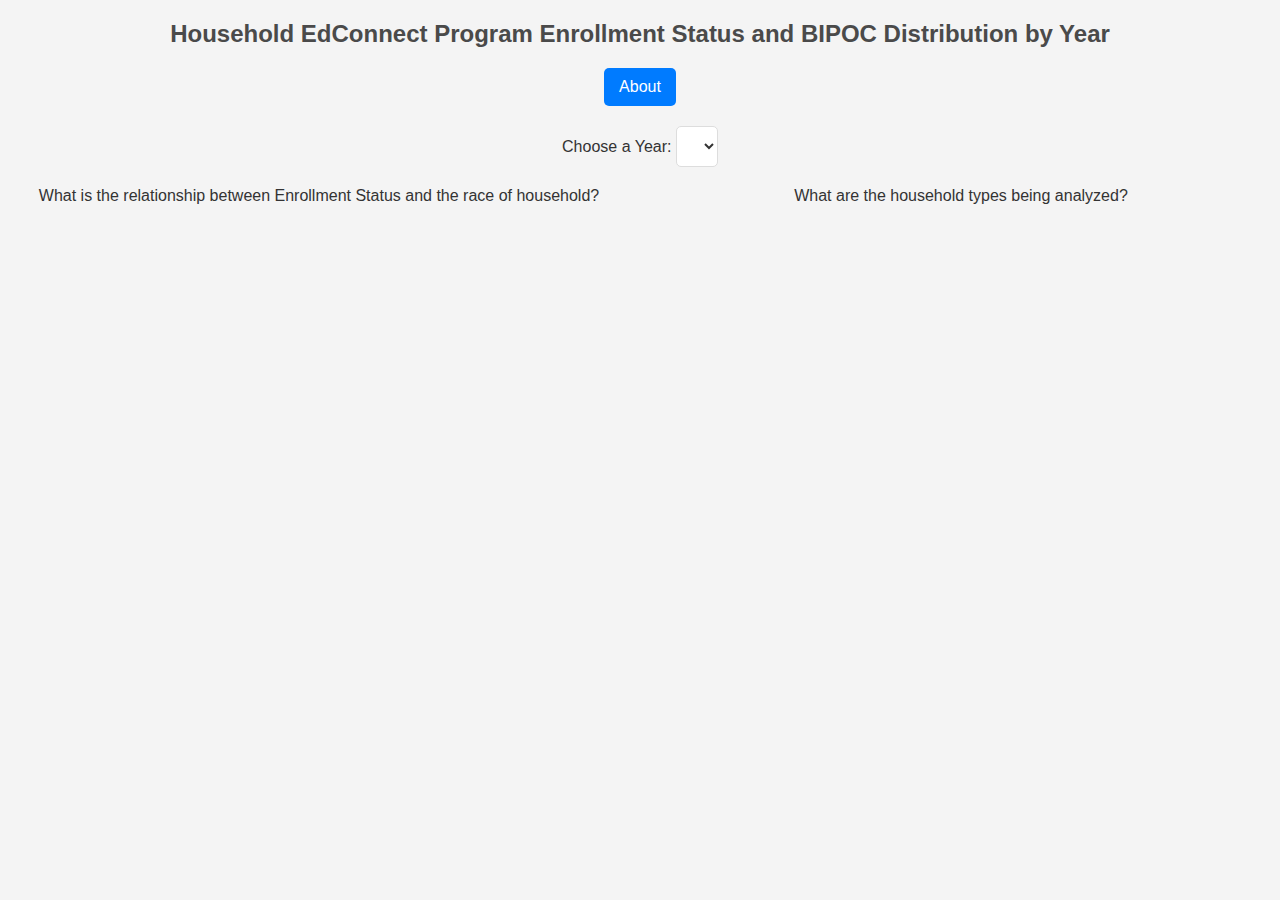
<file: index.html>
<!DOCTYPE html>
<html>
  <head>
    <title>Enrollment Status and BIPOC Distribution</title>
    <link rel="stylesheet" type="text/css" href="style.css" />
    <script src="https://d3js.org/d3.v6.min.js"></script>
  </head>
  <body>
    <h2>Household EdConnect Program Enrollment Status and BIPOC Distribution by Year</h2>
    <button onclick="window.location.href='about.html'">About</button><br>
    <label for="year-select">Choose a Year:</label>
    <select id="year-select"></select>
    <div id="tooltip" class="tooltip"></div>

    <div id="charts-container">
      <div id="scatterplot" ></div>
      <div class="chart-row">
        <div id="bar-chart" >
        <label >What is the relationship between Enrollment Status and the race of household?</label></div>
        <div id="pie-chart" >
        <label> What are the household types being analyzed?</label></div>
      </div>
    </div>

    <script src="script.js"></script>
  </body>
</html>
</file>
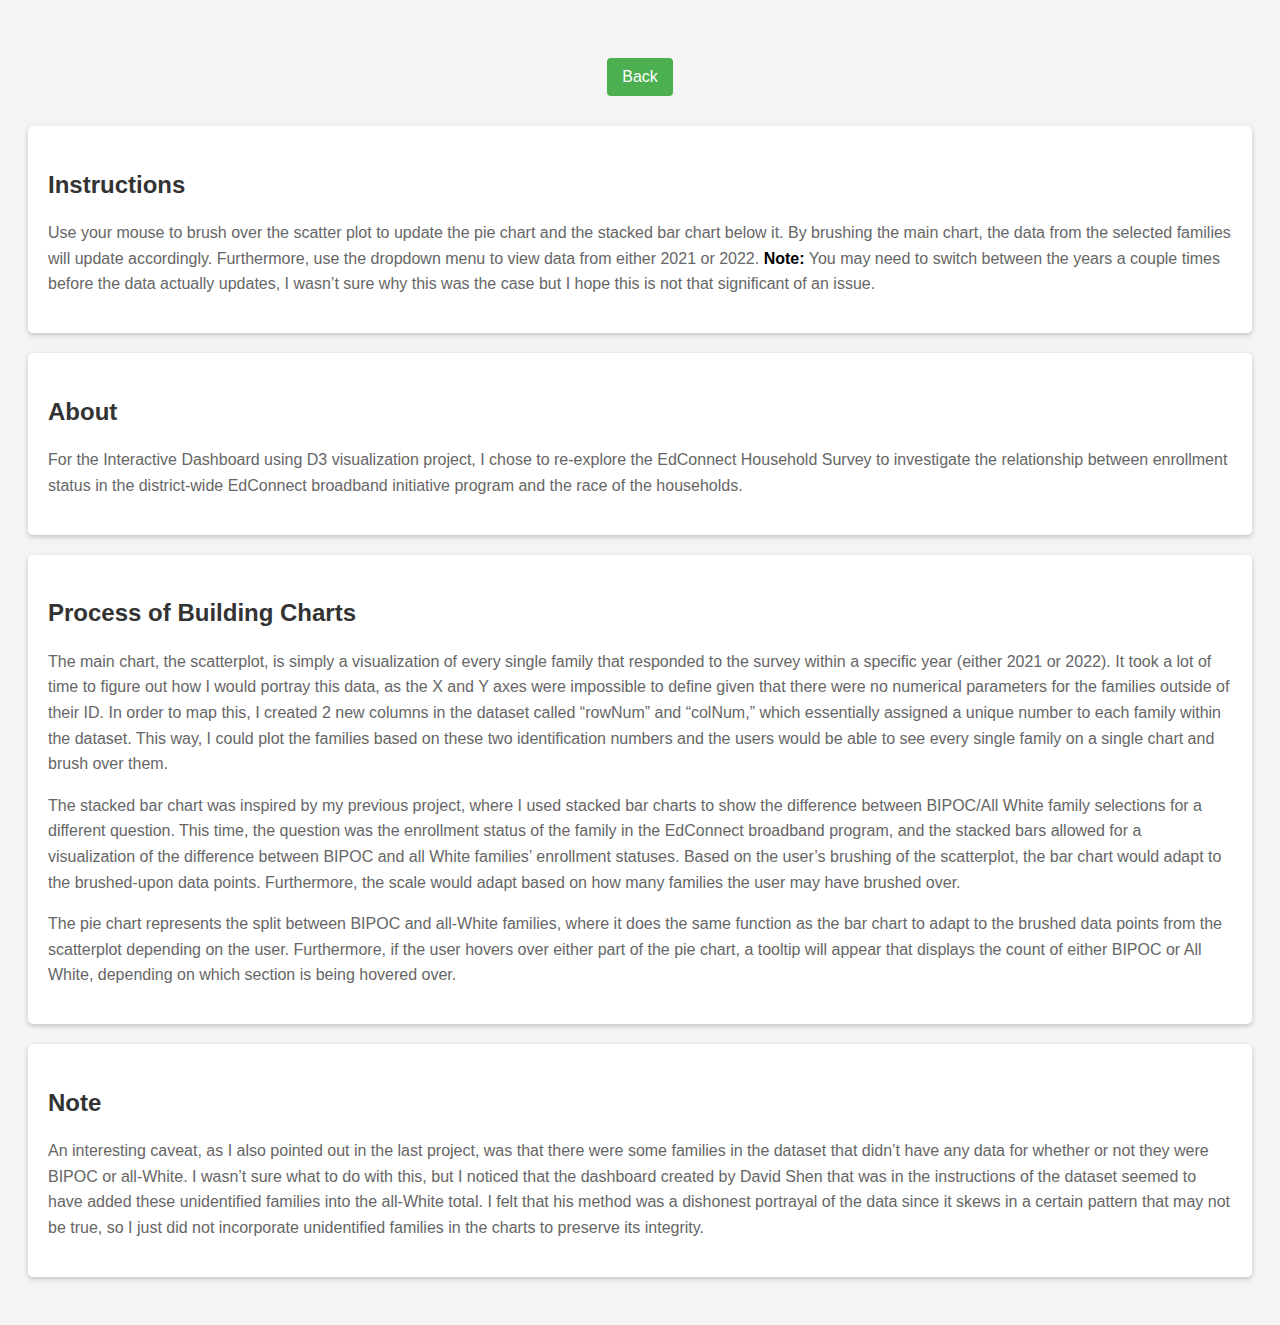
<file: about.html>
<!DOCTYPE html>
<html>
  <head>
    <title>Interactive Dashboard Documentation</title>
    <link rel="stylesheet" type="text/css" href="about.css" />
  </head>
  <body>
    <div class="centered-button">
      <button onclick="window.location.href='index.html'">Back</button>
    </div>
    <div class="card">
      <h2>Instructions</h2>
      <p>
        Use your mouse to brush over the scatter plot to update the pie chart
        and the stacked bar chart below it. By brushing the main chart, the data
        from the selected families will update accordingly. Furthermore, use the
        dropdown menu to view data from either 2021 or 2022.
        <strong>Note:</strong> You may need to switch between the years a couple
        times before the data actually updates, I wasn’t sure why this was the
        case but I hope this is not that significant of an issue.
      </p>
    </div>
    <div class="card">
      <h2>About</h2>
      <p>
        For the Interactive Dashboard using D3 visualization project, I chose to
        re-explore the EdConnect Household Survey to investigate the
        relationship between enrollment status in the district-wide EdConnect
        broadband initiative program and the race of the households.
      </p>
    </div>
    <div class="card">
      <h2>Process of Building Charts</h2>
      <p>
        The main chart, the scatterplot, is simply a visualization of every
        single family that responded to the survey within a specific year
        (either 2021 or 2022). It took a lot of time to figure out how I would
        portray this data, as the X and Y axes were impossible to define given
        that there were no numerical parameters for the families outside of
        their ID. In order to map this, I created 2 new columns in the dataset
        called “rowNum” and “colNum,” which essentially assigned a unique number
        to each family within the dataset. This way, I could plot the families
        based on these two identification numbers and the users would be able to
        see every single family on a single chart and brush over them.
      </p>
      <p>
        The stacked bar chart was inspired by my previous project, where I used
        stacked bar charts to show the difference between BIPOC/All White family
        selections for a different question. This time, the question was the
        enrollment status of the family in the EdConnect broadband program, and
        the stacked bars allowed for a visualization of the difference between
        BIPOC and all White families’ enrollment statuses. Based on the user’s
        brushing of the scatterplot, the bar chart would adapt to the
        brushed-upon data points. Furthermore, the scale would adapt based on
        how many families the user may have brushed over.
      </p>
      <p>
        The pie chart represents the split between BIPOC and all-White families,
        where it does the same function as the bar chart to adapt to the brushed
        data points from the scatterplot depending on the user. Furthermore, if
        the user hovers over either part of the pie chart, a tooltip will appear
        that displays the count of either BIPOC or All White, depending on which
        section is being hovered over.
      </p>
    </div>
    <div class="card">
      <h2>Note</h2>
      <p>
        An interesting caveat, as I also pointed out in the last project, was
        that there were some families in the dataset that didn’t have any data
        for whether or not they were BIPOC or all-White. I wasn’t sure what to
        do with this, but I noticed that the dashboard created by David Shen
        that was in the instructions of the dataset seemed to have added these
        unidentified families into the all-White total. I felt that his method
        was a dishonest portrayal of the data since it skews in a certain
        pattern that may not be true, so I just did not incorporate unidentified
        families in the charts to preserve its integrity.
      </p>
    </div>
  </body>
</html>
</file>
<file: style.css>
body {
  font-family: 'Arial', sans-serif;
  text-align: center;
  color: #333; 
  background-color: #f4f4f4; 
}

h2 {
  font-size: 24px; 
  margin-top: 20px;
  margin-bottom: 20px;
  color: #4a4a4a; 
}

#year-select {
  margin-bottom: 20px;
  padding: 10px;
  border-radius: 5px;
  border: 1px solid #ddd;
  background-color: white;
  font-size: 16px;
  color: #333;
}

.charts-container {
  display: flex;
  flex-direction: column; 
  align-items: center; 
}

.chart-row {
  display: flex;
  justify-content: center;
  gap: 20px;
}

#bar-chart, #pie-chart {
  width: 60%; 
  min-height: 400px; 
  display: inline-block;
  vertical-align: top; 
}

#bar-chart svg, #pie-chart svg {
  width: 100%;
  height: auto;
  max-width: 450px; 
  display: block; 
  margin: 0 auto; 
}

#scatterplot svg {
  width: 100%;
  height: auto;
  max-width: 460px; 
  display: block; 
  margin: 0 auto; 
}


.legend text {
  font-size: 12px;
  color: #333;
}

button {
  background-color: #007bff; 
  color: white;
  padding: 10px 15px;
  border: none;
  border-radius: 5px;
  cursor: pointer;
  font-size: 16px;
  transition: background-color 0.3s ease;
  margin-bottom: 20px;
}

button:hover {
  background-color: #0056b3; 
}
</file>
<file: about.css>
body {
    font-family: Arial, sans-serif;
    background-color: #f4f4f4;
    line-height: 1.6;
    padding: 20px;
}

.card {
    background-color: #fff;
    box-shadow: 0 2px 5px rgba(0,0,0,0.2);
    margin-bottom: 20px;
    padding: 20px;
    border-radius: 5px;
}

.card h2 {
    color: #333;
    margin-bottom: 15px;
}

.card p {
    color: #666;
}

.card strong {
    color: #000;
}
.centered-button {
    text-align: center;
    margin: 20px 0;
}

button {
    background-color: #4CAF50; 
    border: none;
    color: white;
    padding: 10px 15px;
    text-align: center;
    text-decoration: none;
    display: inline-block;
    font-size: 16px;
    margin: 10px 2px;
    cursor: pointer;
    border-radius: 4px;
    transition-duration: 0.4s;
}

button:hover {
    background-color: #45a049; 
}
</file>
